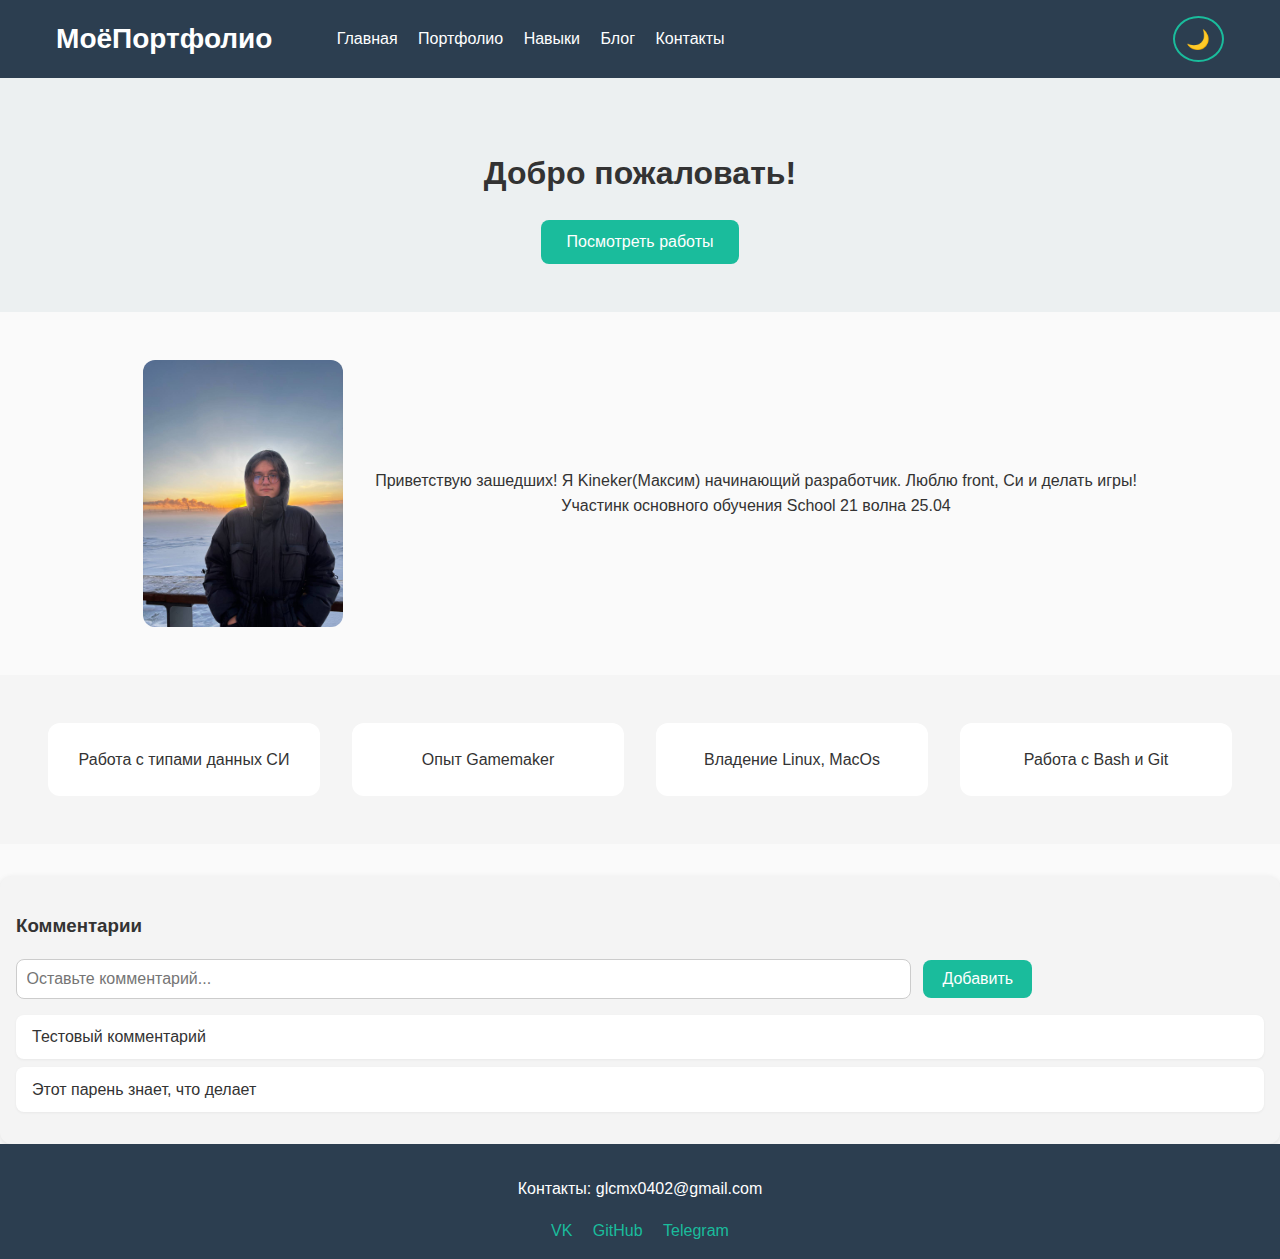
<file: index.html>
<!DOCTYPE html>
<html lang="ru">

<head>
    <meta charset="UTF-8" />
    <meta name="viewport" content="width=device-width, initial-scale=1.0" />
    <title>Главная</title>
    <link rel="stylesheet" href="css/style.css" />
</head>

<body>
    <div class="wrapper">
        <header>
            <div class="logo">МоёПортфолио</div>
            <nav>
                <a href="index.html">Главная</a>
                <a href="Html/portfolio.html">Портфолио</a>
                <a href="Html/skills.html">Навыки</a>
                <a href="Html/blog.html">Блог</a>
                <a href="Html/contacts.html">Контакты</a>
            </nav>
            <button id="theme-toggle"></button>
        </header>
        <main>
            <div class="welcome">
                <h1>Добро пожаловать!</h1>
                <button onclick="location.href='Html/portfolio.html'">Посмотреть работы</button>
            </div>

            <div class="about">
                <img src="images/my_photo.jpg" alt="Фото" />
                <p>Приветствую зашедших! Я Kineker(Максим) начинающий разработчик. Люблю front, Си и делать игры!<br>
                    Участинк основного обучения School 21 волна 25.04</p>
            </div>
            <div class="advantages">
                <div class="card">
                    <span>Работа с типами данных СИ</span>
                    <button class="hide-btn">Скрыть</button>
                </div>
                <div class="card">
                    <span>Опыт Gamemaker</span>
                    <button class="hide-btn">Скрыть</button>
                </div>
                <div class="card">
                    <span>Владение Linux, MacOs</span>
                    <button class="hide-btn">Скрыть</button>
                </div>
                <div class="card">
                    <span>Работа с Bash и Git</span>
                    <button class="hide-btn">Скрыть</button>
                </div>
            </div>
            <div class="comments-section">
                <h3>Комментарии</h3>
                <input type="text" id="comment-input" placeholder="Оставьте комментарий..." />
                <button id="add-comment">Добавить</button>
                <ul id="comment-list">
                    <li>Тестовый комментарий</li>
                    <li>Этот парень знает, что делает</li>
                </ul>
            </div>



        </main>

        <footer>
            <p>Контакты: glcmx0402@gmail.com</p>
            <div class="socials">
                <a href="1">VK</a>
                <a href="2">GitHub</a>
                <a href="3">Telegram</a>
            </div>
        </footer>
    </div>
</body>
<script src="js/script.js"></script>

</html>
</file>
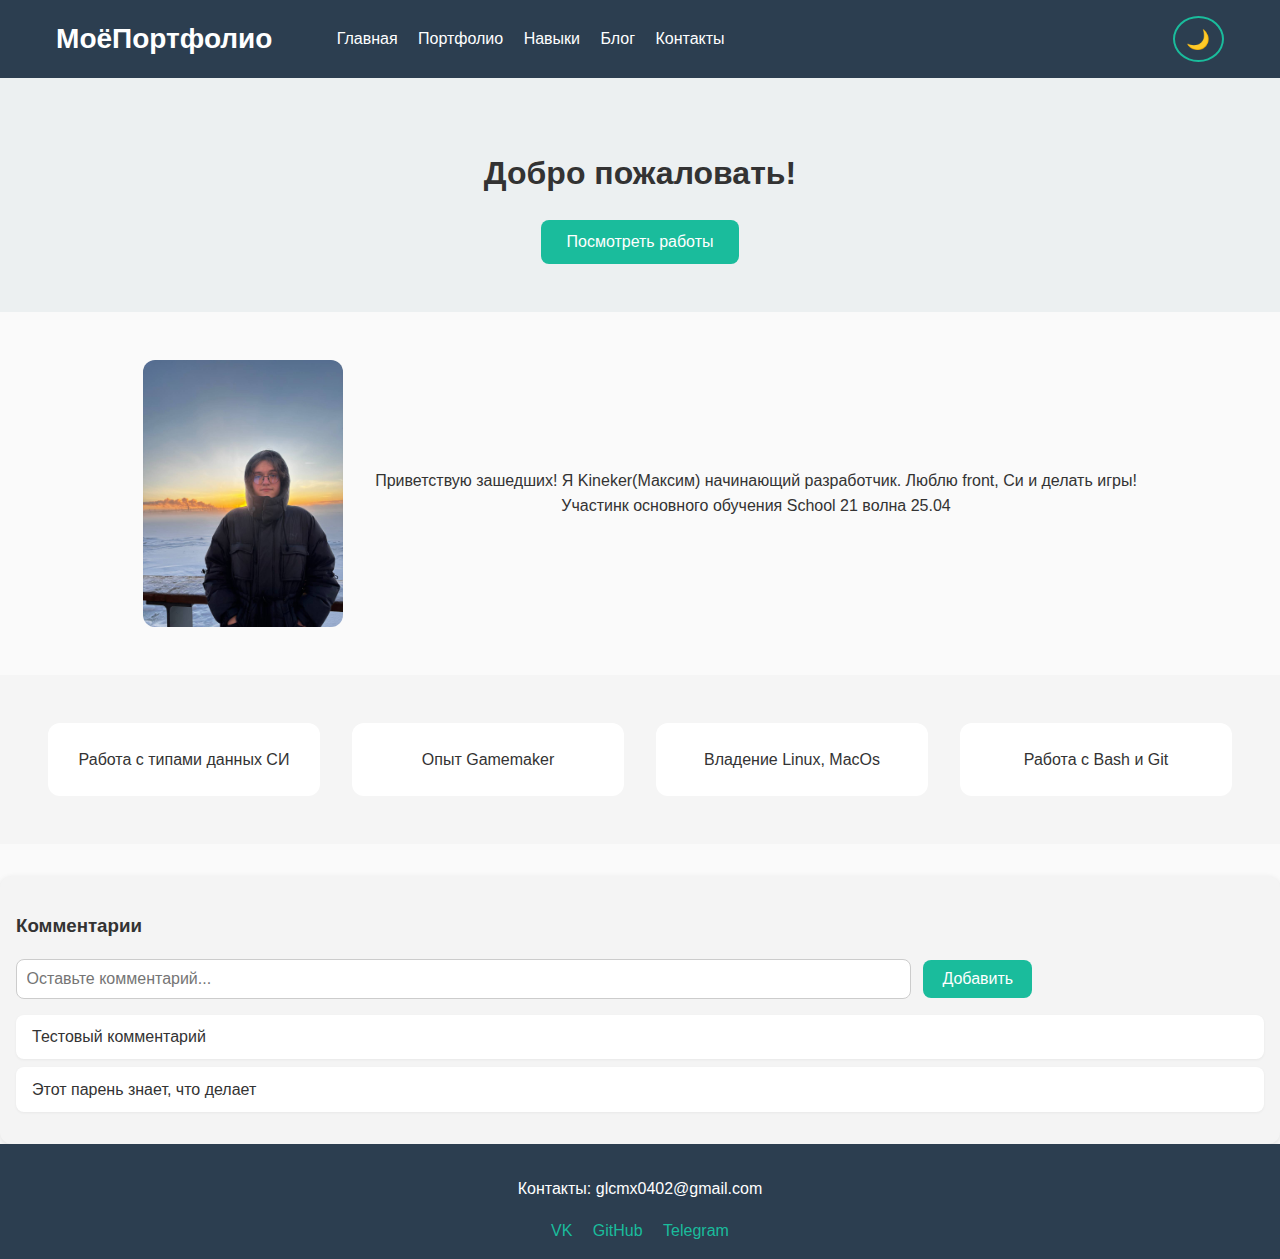
<file: Html/index.html>
<!DOCTYPE html>
<html lang="ru">

<head>
    <meta charset="UTF-8" />
    <meta name="viewport" content="width=device-width, initial-scale=1.0" />
    <title>Главная</title>
    <link rel="stylesheet" href="../css/style.css" />
</head>

<body>
    <div class="wrapper">
        <header>
            <div class="logo">МоёПортфолио</div>
            <nav>
                <a href="index.html">Главная</a>
                <a href="portfolio.html">Портфолио</a>
                <a href="skills.html">Навыки</a>
                <a href="blog.html">Блог</a>
                <a href="contacts.html">Контакты</a>
            </nav>
            <button id="theme-toggle"></button>
        </header>
        <main>
            <div class="welcome">
                <h1>Добро пожаловать!</h1>
                <button onclick="location.href='portfolio.html'">Посмотреть работы</button>
            </div>

            <div class="about">
                <img src="../images/my_photo.jpg" alt="Фото" />
                <p>Приветствую зашедших! Я Kineker(Максим) начинающий разработчик. Люблю front, Си и делать игры!<br>
                    Участинк основного обучения School 21 волна 25.04</p>
            </div>
            <div class="advantages">
                <div class="card">
                    <span>Работа с типами данных СИ</span>
                    <button class="hide-btn">Скрыть</button>
                </div>
                <div class="card">
                    <span>Опыт Gamemaker</span>
                    <button class="hide-btn">Скрыть</button>
                </div>
                <div class="card">
                    <span>Владение Linux, MacOs</span>
                    <button class="hide-btn">Скрыть</button>
                </div>
                <div class="card">
                    <span>Работа с Bash и Git</span>
                    <button class="hide-btn">Скрыть</button>
                </div>
            </div>
            <div class="comments-section">
                <h3>Комментарии</h3>
                <input type="text" id="comment-input" placeholder="Оставьте комментарий..." />
                <button id="add-comment">Добавить</button>
                <ul id="comment-list">
                    <li>Тестовый комментарий</li>
                    <li>Этот парень знает, что делает</li>
                </ul>
            </div>



        </main>

        <footer>
            <p>Контакты: glcmx0402@gmail.com</p>
            <div class="socials">
                <a href="1">VK</a>
                <a href="2">GitHub</a>
                <a href="3">Telegram</a>
            </div>
        </footer>
    </div>
</body>
<script src="../js/script.js"></script>

</html>
</file>
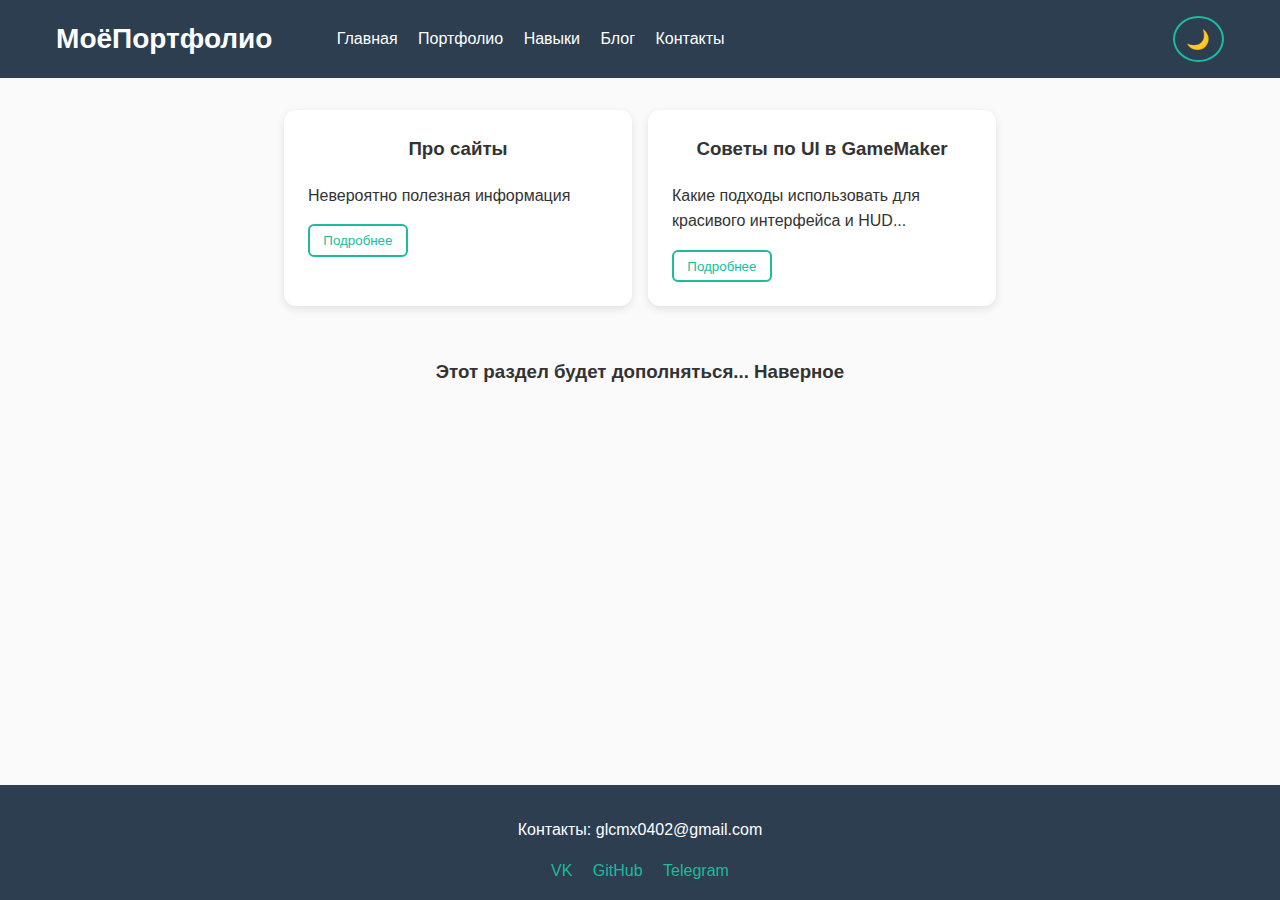
<file: Html/blog.html>
<!DOCTYPE html>
<html lang="ru">

<head>
    <meta charset="UTF-8" />
    <meta name="viewport" content="width=device-width, initial-scale=1.0" />
    <title>Блог</title>
    <link rel="stylesheet" href="../css/style.css" />
</head>

<body>
    <div class="wrapper">
        <header>
            <div class="logo">МоёПортфолио</div>
            <nav>
                <a href="../index.html">Главная</a>
                <a href="portfolio.html">Портфолио</a>
                <a href="skills.html">Навыки</a>
                <a href="blog.html">Блог</a>
                <a href="contacts.html">Контакты</a>
            </nav>
            <button id="theme-toggle"></button>
        </header>
        <main class="blog">
            <div class="wrapperBlog">
                <div class="article">
                    <h3>Про сайты</h3>
                    <p class="excerpt">Невероятно полезная информация</p>
                    <button class="toggle-article">Подробнее</button>
                    <p class="full-text hidden">
                        Это моя статья про сайт. Она не несет в себе никакого логического смысла, ведь это просто
                        заглушка для тз. Сайты это классно, сайты это тема...
                    </p>
                </div>

                <div class="article">
                    <h3>Советы по UI в GameMaker</h3>
                    <p class="excerpt">Какие подходы использовать для красивого интерфейса и HUD...</p>
                    <button class="toggle-article">Подробнее</button>
                    <p class="full-text hidden">
                        В статье я делюсь трюками для создания адаптивных интерфейсов: привязка к углам экрана, размеры
                        от
                        ширины окна, скругления...
                    </p>
                </div>
            </div>
            <h3>Этот раздел будет дополняться... Наверное</h3>
        </main>
        <footer>
            <p>Контакты: glcmx0402@gmail.com</p>
            <div class="socials">
                <a href="1">VK</a>
                <a href="2">GitHub</a>
                <a href="3">Telegram</a>
            </div>
        </footer>
    </div>
</body>
<script src="../js/script.js"></script>

</html>
</file>
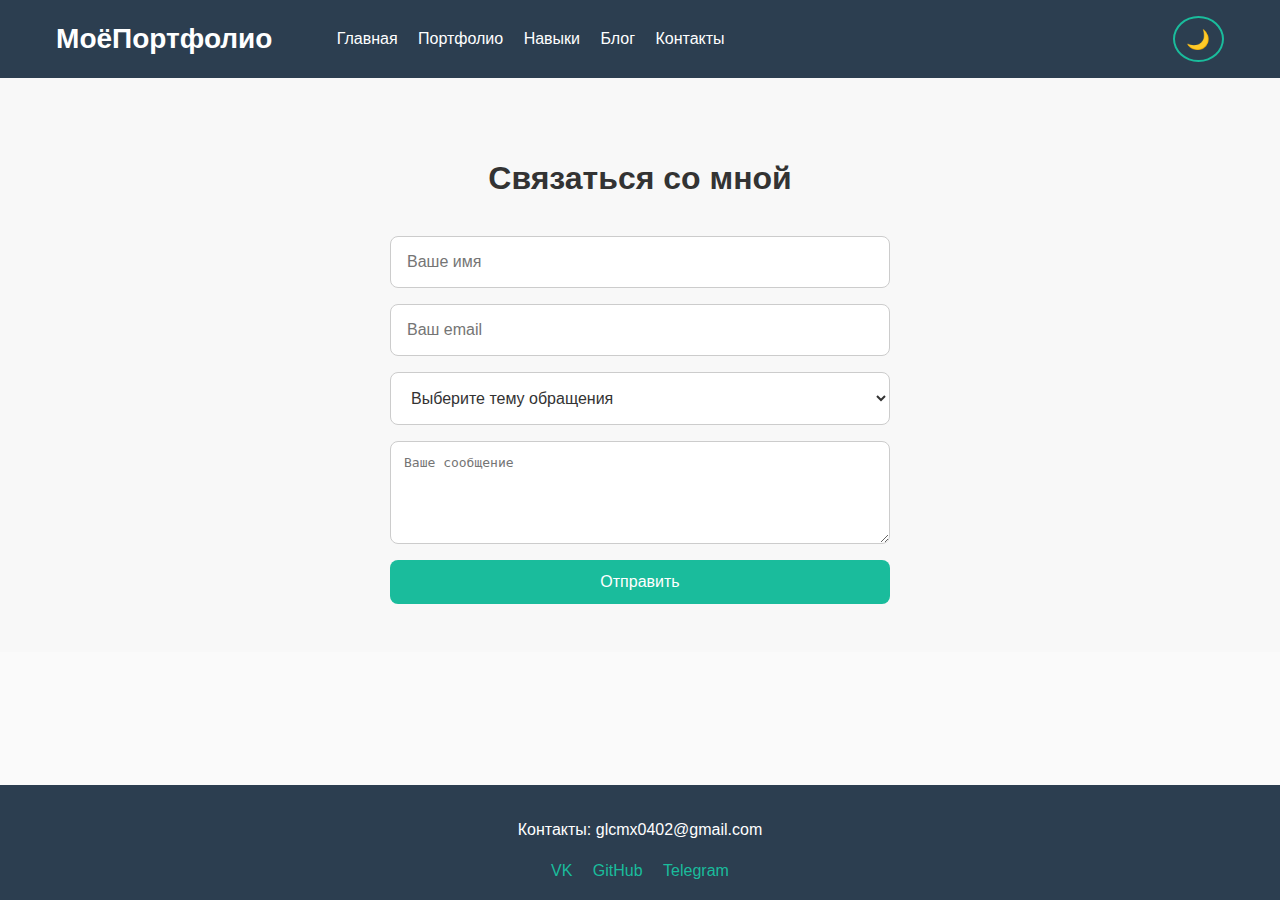
<file: Html/contacts.html>
<!DOCTYPE html>
<html lang="ru">

<head>
    <meta charset="UTF-8" />
    <meta name="viewport" content="width=device-width, initial-scale=1.0" />
    <title>Контакты</title>
    <link rel="stylesheet" href="../css/style.css" />
</head>

<body>
    <div class="wrapper">
        <header>
            <div class="logo">МоёПортфолио</div>
            <nav>
                <a href="index.html">Главная</a>
                <a href="portfolio.html">Портфолио</a>
                <a href="skills.html">Навыки</a>
                <a href="blog.html">Блог</a>
                <a href="contacts.html">Контакты</a>
            </nav>
            <button id="theme-toggle"></button>
        </header>
        <main>
            <section class="contact" id="contact">
                <h2>Связаться со мной</h2>
                <form class="contact-form">
                    <input type="text" name="name" placeholder="Ваше имя" required pattern="^[А-Яа-яЁёA-Za-z\s\-]{2,}$"
                        title="Имя должно содержать только буквы и быть не короче 2 символов">
                    <input type="email" placeholder="Ваш email" required>
                    <select required>
                        <option value="" disabled selected>Выберите тему обращения</option>
                        <option>Хочу сотрудничать</option>
                        <option>Нашёл проблему на сайте</option>
                        <option>Есть вопрос или предложение</option>
                        <option>Другое</option>
                    </select>

                    <textarea rows="5" placeholder="Ваше сообщение" required minlength="10" maxlength="1000"></textarea>
                    <button type="submit">Отправить</button>
                </form>
            </section>
        </main>

        <footer>
            <p>Контакты: glcmx0402@gmail.com</p>
            <div class="socials">
                <a href="1">VK</a>
                <a href="2">GitHub</a>
                <a href="3">Telegram</a>
            </div>
        </footer>
    </div>
</body>
<script src="../js/script.js"></script>

</html>
</file>
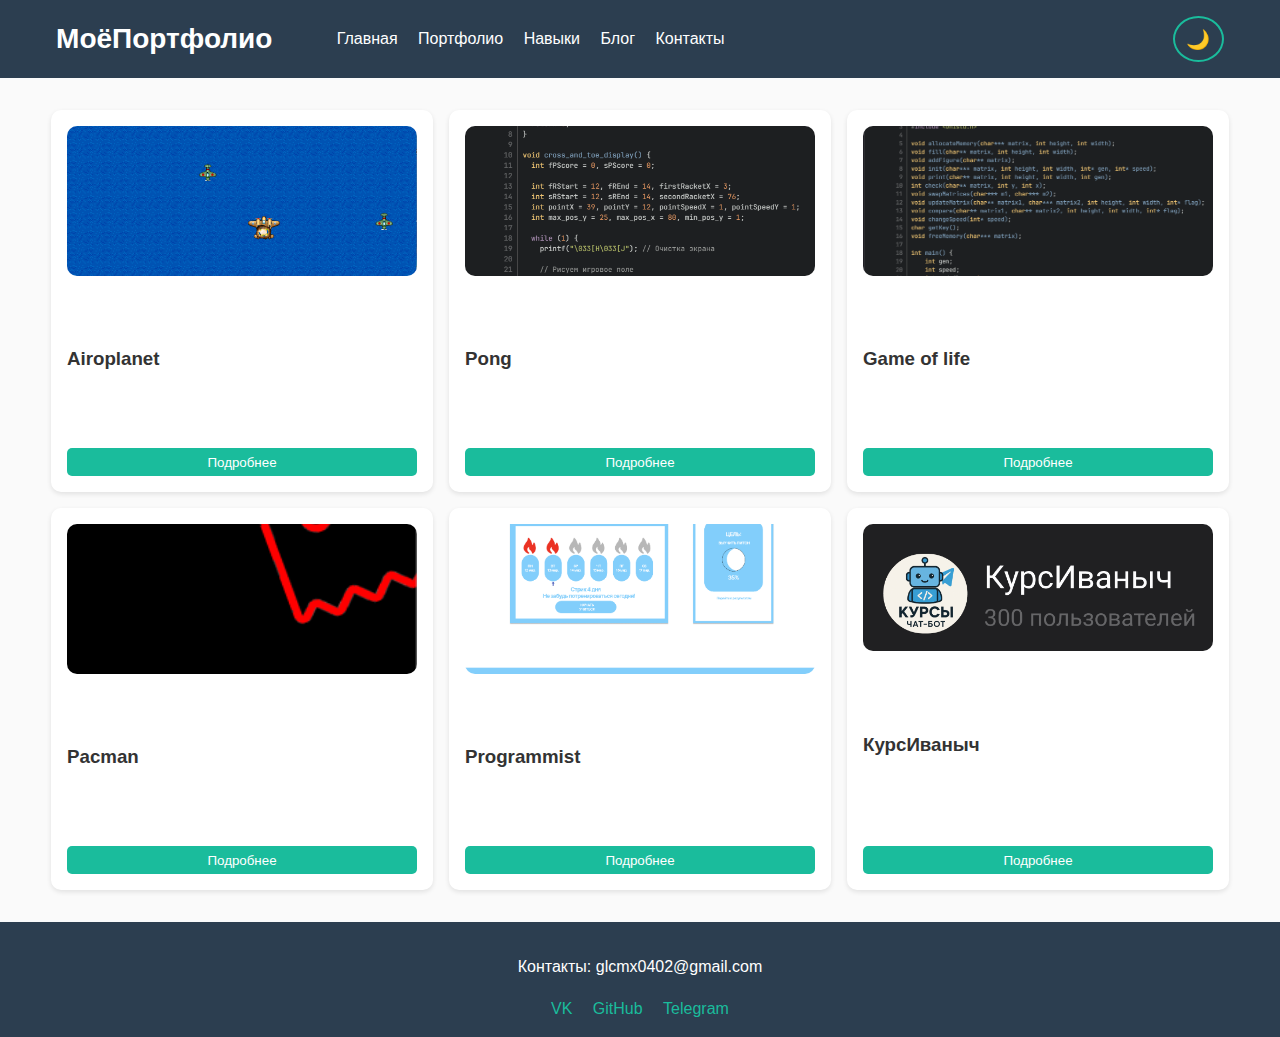
<file: Html/portfolio.html>
<!DOCTYPE html>
<html lang="ru">

<head>
    <meta charset="UTF-8" />
    <meta name="viewport" content="width=device-width, initial-scale=1.0" />
    <title>Портфолио</title>
    <link rel="stylesheet" href="../css/style.css" />
</head>

<body>
    <div class="wrapper">
        <header>
            <div class="logo">МоёПортфолио</div>
            <nav>
                <a href="../index.html">Главная</a>
                <a href="portfolio.html">Портфолио</a>
                <a href="skills.html">Навыки</a>
                <a href="blog.html">Блог</a>
                <a href="contacts.html">Контакты</a>
            </nav>
            <button id="theme-toggle"></button>
        </header>
        <main class="gallery">
            <div class="project">
                <img src="../images/airoplanet.png" alt="Проект 1">
                <h3>Airoplanet</h3>
                <button class="toggle-details">Подробнее</button>
                <p class="project-details hidden">Проект разработанный в рамках учебной практики в НГУЭУ. Демо игра
                    скроллер, где игрок в виде самолетика встречается с врагами.<br>Ps: Думаю есть шанс на полноценный
                    проект в будущем </p>
            </div>

            <div class="project">
                <img src="../images/pong.png" alt="Проект 2">
                <h3>Pong</h3>
                <button class="toggle-details">Подробнее</button>
                <p class="project-details hidden">Проект Pong разработанный в рамках первой групповой работы на бассейне
                    School 21 реализует простую пошаговую игру для двоих игроков</p>
            </div>
            <div class="project">
                <img src="../images/gameOfLife.png" alt="Проект 3">
                <h3>Game of life</h3>
                <button class="toggle-details">Подробнее</button>
                <p class="project-details hidden">Проект Game of life разработанный в рамках второй групповой работы на
                    бассейне School 21 реализует более сложную игру симулятор жизни</p>
            </div>
            <div class="project">
                <img src="../images/pacman.png" alt="Проект 4">
                <h3>Pacman</h3>
                <button class="toggle-details">Подробнее</button>
                <p class="project-details hidden">Так же делал дизайн игры, стилизованной под всеми известного пакмана,
                    для изучения программирования</p>
            </div>
            <div class="project">
                <img src="../images/Programmist.png" alt="Проект 5">
                <h3>Programmist</h3>
                <button class="toggle-details">Подробнее</button>
                <p class="project-details hidden">Еще один дизайн проекта для изучения программирования</p>
            </div>
            <div class="project">
                <img src="../images/Kursivanich.png" alt="Проект 6">
                <h3>КурсИваныч</h3>
                <button class="toggle-details">Подробнее</button>
                <p class="project-details hidden">Дизайн телеграмм-бота для приобритения различного рода навыков</p>
            </div>
        </main>

        <footer>
            <p>Контакты: glcmx0402@gmail.com</p>
            <div class="socials">
                <a href="#">VK</a>
                <a href="#">GitHub</a>
                <a href="#">Telegram</a>
            </div>
        </footer>
    </div>
</body>
<script src="../js/script.js"></script>

</html>
</file>
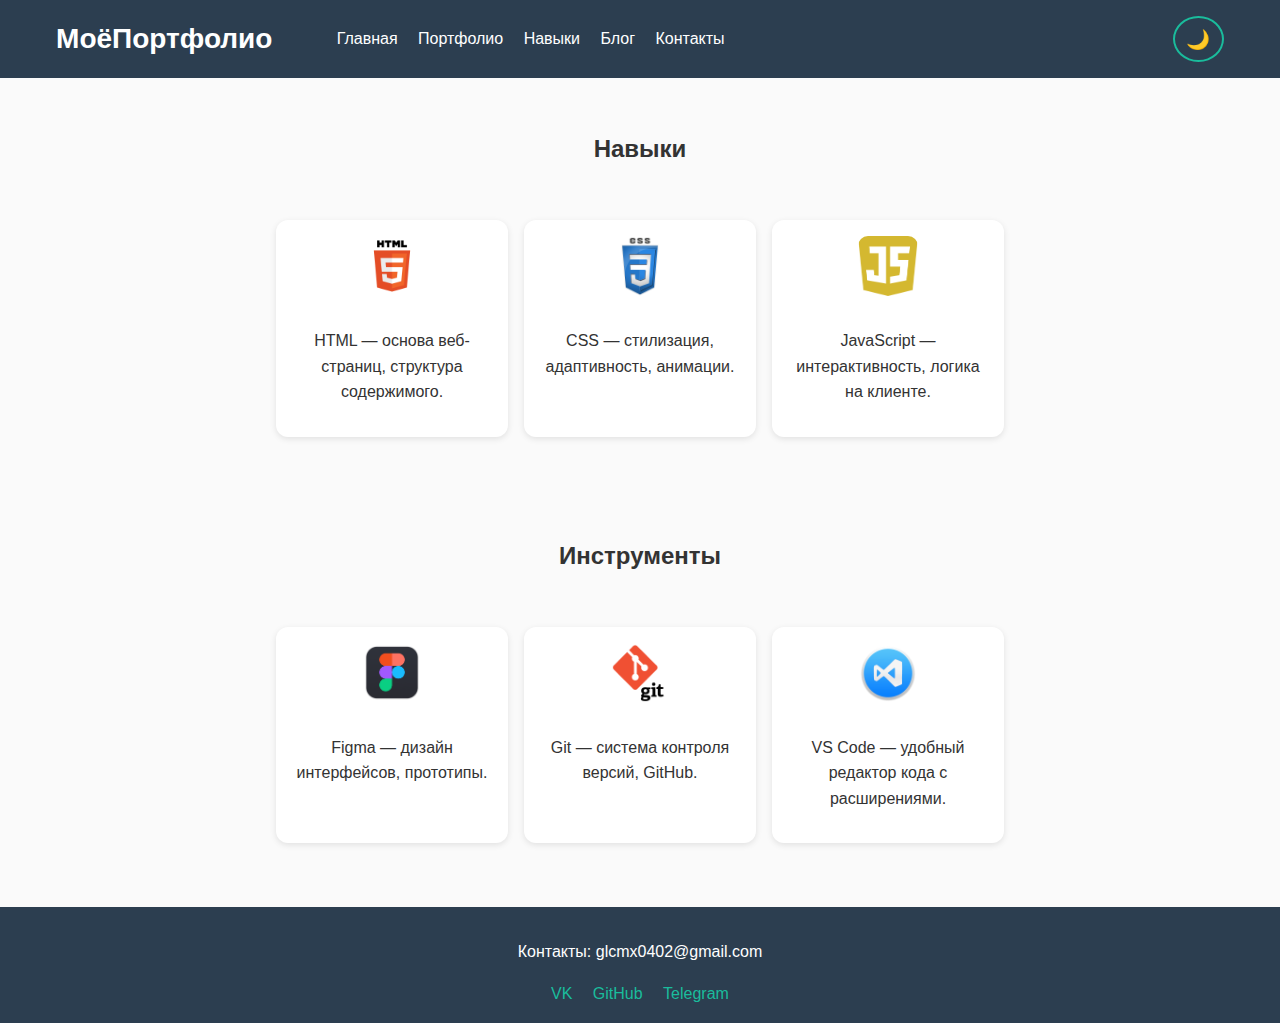
<file: Html/skills.html>
<!DOCTYPE html>
<html lang="ru">

<head>
    <meta charset="UTF-8" />
    <meta name="viewport" content="width=device-width, initial-scale=1.0" />
    <title>Скиллы</title>
    <link rel="stylesheet" href="../css/style.css" />
</head>

<body>
    <div class="wrapper">
        <header>
            <div class="logo">МоёПортфолио</div>
            <nav>
                <a href="index.html">Главная</a>
                <a href="portfolio.html">Портфолио</a>
                <a href="skills.html">Навыки</a>
                <a href="blog.html">Блог</a>
                <a href="contacts.html">Контакты</a>
            </nav>
            <button id="theme-toggle"></button>
        </header>
        <main class="skills-page">
            <div class="skillsWrapper">
                <h2>Навыки</h2>
                <section class="skills">
                    <div class="skill-card">
                        <img src="../images/html.png" alt="HTML">
                        <p>HTML — основа веб-страниц, структура содержимого.</p>
                    </div>
                    <div class="skill-card">
                        <img src="../images/css.png" alt="CSS">
                        <p>CSS — стилизация, адаптивность, анимации.</p>
                    </div>
                    <div class="skill-card">
                        <img src="../images/js.png" alt="JavaScript">
                        <p>JavaScript — интерактивность, логика на клиенте.</p>
                    </div>
                </section>
            </div>
            <div class="skillsWrapper">
                <h2>Инструменты</h2>
                <section class="tools">
                    <div class="tool-card">
                        <img src="../images/Figma.png" alt="Figma">
                        <p>Figma — дизайн интерфейсов, прототипы.</p>
                    </div>
                    <div class="tool-card">
                        <img src="../images/Git.png" alt="Git">
                        <p>Git — система контроля версий, GitHub.</p>
                    </div>
                    <div class="tool-card">
                        <img src="../images/Vscode.png" alt="VS Code">
                        <p>VS Code — удобный редактор кода с расширениями.</p>
                    </div>
                </section>
            </div>
        </main>

        <footer>
            <p>Контакты: glcmx0402@gmail.com</p>
            <div class="socials">
                <a href="1">VK</a>
                <a href="2">GitHub</a>
                <a href="3">Telegram</a>
            </div>
        </footer>
    </div>
</body>
<script src="../js/script.js"></script>

</html>
</file>
<file: css/style.css>
body {
  margin: 0;
  font-family: 'Segoe UI', sans-serif;
  background-color: #fafafa;
  color: #333;
  line-height: 1.6;
}

.wrapper {
  display: flex;
  flex-direction: column;
  min-height: 100vh;
}

.portfolioWrapper {
  display: flex;
  flex-direction: column;
  align-items: center;
}


img {
  max-width: 100%;
  height: auto;
  border-radius: 10px;
}

header {
  background: #2c3e50;
  color: white;
  display: flex;
  justify-content: space-around;
  align-items: center;
  padding: 1em 2em;
  flex-wrap: wrap;
}

#theme-toggle {
  background-color: transparent;
  border: 2px solid #1abc9c;
  border-radius: 50%;
  padding: 0.5em 0.6em;
  font-size: 1.2em;
  cursor: pointer;
  transition: background-color 0.3s ease, transform 0.3s ease;
  color: #1abc9c;
}

#theme-toggle:hover {
  background-color: #1abc9c;
  color: white;
  transform: scale(1.1);
}

body.dark #theme-toggle {
  border-color: #f39c12;
  color: #f39c12;
}

body.dark #theme-toggle:hover {
  background-color: #f39c12;
  color: black;
}


.logo {
  font-size: 1.75em;
  font-weight: bold;
}

nav {
  margin-right: 400px;
}

nav a {
  color: white;
  text-decoration: none;
  margin-left: 1em;
  transition: color 0.3s ease;
}

nav a:hover {
  color: #1abc9c;
}

main {
  flex: 1;
}

.welcome {
  padding: 3em 2em;
  text-align: center;
  background: #ecf0f1;
}

.welcome button {
  padding: 0.8em 1.6em;
  background-color: #1abc9c;
  border: none;
  border-radius: 8px;
  color: white;
  font-size: 1em;
  cursor: pointer;
  transition: transform 0.3s ease, background 0.3s ease;
}

.welcome button:hover {
  transform: scale(1.05);
  background-color: #16a085;
}

.about {
  display: flex;
  align-items: center;
  justify-content: center;
  gap: 2em;
  padding: 3em 2em;
  flex-wrap: wrap;
  text-align: center;
}

.about img {
  width: 200px;
  border-radius: 12px;
  transition: transform 0.4s ease, box-shadow 0.6s ease;
}

.about img:hover {
  transform: scale(2.1);
  box-shadow: 0 0 20px rgba(0, 0, 0, 0.2);
}

.advantages {
  display: flex;
  justify-content: space-around;
  flex-wrap: wrap;
  padding: 2em;
  background: #f5f5f5;
}

.card {
  flex: 1 1 200px;
  background: white;
  margin: 1em;
  padding: 1.5em;
  border-radius: 12px;
  text-align: center;
  transition: transform 0.3s ease, box-shadow 0.3s ease;
  max-height: 55px;
}

.card:hover {
  transform: translateY(-5px);
  box-shadow: 0 6px 12px rgba(0, 0, 0, 0.1);
}

.gallery {
  display: flex;
  flex-wrap: wrap;
  gap: 1em;
  padding: 2em;
  justify-content: center;
}

.project {
  flex: 1 1 calc(25% - 2em);
  max-width: 350px;
  min-width: 200px;
  height: 350px;
  display: flex;
  flex-direction: column;
  justify-content: space-between;
  background: white;
  padding: 1em;
  border-radius: 10px;
  box-shadow: 0 2px 5px rgba(0, 0, 0, 0.1);
  transition: transform 0.3s ease;
  overflow: hidden;
}

.project img {
  max-height: 150px;
  object-fit: cover;
}

.project p {
  flex-grow: 1;
  overflow-y: auto;
}

.project:hover {
  transform: scale(1.02);
}

.project button {
  margin-top: 0.5em;
  background: #1abc9c;
  color: white;
  border: none;
  padding: 0.5em 1em;
  border-radius: 5px;
  cursor: pointer;
}

.skills-page {
  padding: 2em;
  display: flex;
  flex-direction: column;
  gap: 3em;
}

.skillsWrapper {
  display: flex;
  flex-direction: column;
  align-items: center;
}

.skills,
.tools {
  display: flex;
  flex-wrap: wrap;
  justify-content: center;
  gap: 1.5em;
}

.skill-card,
.tool-card {
  background: white;
  padding: 1em;
  border-radius: 12px;
  width: 200px;
  text-align: center;
  box-shadow: 0 2px 6px rgba(0, 0, 0, 0.1);
  transition: transform 0.3s ease;
}

.skill-card:hover,
.tool-card:hover {
  transform: scale(1.05);
}

.skill-card img,
.tool-card img {
  width: 60px;
  height: 60px;
  margin-bottom: 0.5em;
}

body.dark .skill-card,
body.dark .tool-card {
  background-color: #333;
  color: #f0f0f0;
}


.skills,
.tools {
  padding: 2em;
  display: flex;
  flex-wrap: wrap;
  justify-content: center;
  gap: 1em;
}

.skills img,
.tools img {
  width: 60px;
  height: 60px;
}

.blog h3 {
  display: flex;
  justify-content: center;
}

.wrapperBlog {
  padding: 2em;
  display: flex;
  flex-direction: row;
  flex-wrap: wrap;
  justify-content: center;
  gap: 1em;
}


.article {
  background: white;
  border-radius: 12px;
  padding: 1.5em;
  width: 300px;
  box-shadow: 0 3px 8px rgba(0, 0, 0, 0.1);
  transition: transform 0.3s ease;
}

.article:hover {
  transform: translateY(-5px);
}

.article h3 {
  margin-top: 0;
}

.article .excerpt {
  margin: 1em 0;
}

.article .full-text {
  margin-top: 1em;
}

.article .hidden {
  display: none;
}

.article button {
  background: transparent;
  color: #1abc9c;
  border: 2px solid #1abc9c;
  padding: 0.5em 1em;
  border-radius: 6px;
  cursor: pointer;
  transition: background-color 0.3s ease, transform 0.2s ease;
}

.article button:hover {
  background-color: #1abc9c;
  color: white;
  transform: scale(1.05);
}

.contact {
  padding: 3em 2em;
  text-align: center;
  background: #f8f8f8;
}

.contact h2 {
  margin-bottom: 1em;
  font-size: 2em;
}

.contact-form {
  display: flex;
  flex-direction: column;
  gap: 1em;
  max-width: 500px;
  margin: auto;
}

.contact-form input,
.contact-form textarea {
  padding: 1em;
  border-radius: 8px;
  border: 1px solid #ccc;
  font-size: 1em;
}

.contact-form button {
  background: #1abc9c;
  color: white;
  padding: 0.8em;
  border: none;
  border-radius: 8px;
  cursor: pointer;
  font-size: 1em;
  transition: background-color 0.3s ease, transform 0.2s ease;
}

.contact-form button:hover {
  background-color: #16a085;
  transform: scale(1.05);
}

.contact-links {
  margin-top: 2em;
  display: flex;
  justify-content: center;
  gap: 1.5em;
  flex-wrap: wrap;
}

.contact-form select {
  padding: 1em;
  border-radius: 8px;
  border: 1px solid #ccc;
  font-size: 1em;
  background-color: white;
  color: #333;
  transition: background-color 0.3s ease;
}

.contact-form select:hover {
  background-color: #f0f0f0;
}

.hide-btn {
  position: absolute;
  top: 10px;
  right: 10px;
  opacity: 0;
  pointer-events: none;
  transition: opacity 0.3s ease;
  background-color: #e74c3c;
  color: white;
  border: none;
  padding: 0.3em 0.6em;
  border-radius: 6px;
  font-size: 0.8em;
  cursor: pointer;
}

.card:hover .hide-btn {
  opacity: 1;
  pointer-events: auto;
}

.hide-btn:hover {
  background-color: #c0392b;
  transform: scale(1.05);
}

.comments-section {
  margin-top: 2em;
  padding: 1em;
  background-color: #f4f4f4;
  border-radius: 12px;
  box-shadow: 0 2px 6px rgba(0, 0, 0, 0.1);
}

#comments-section h3 {
  margin-bottom: 0.5em;
  font-size: 1.2em;
}

#comment-list {
  list-style: none;
  padding-left: 0;
  margin-bottom: 1em;
}

#comment-list li {
  background-color: #ffffff;
  margin-bottom: 0.5em;
  padding: 0.6em 1em;
  border-radius: 8px;
  box-shadow: 0 1px 3px rgba(0, 0, 0, 0.05);
}

#comment-input {
  width: 70%;
  padding: 0.6em;
  border: 1px solid #ccc;
  border-radius: 8px;
  margin-right: 0.5em;
  font-size: 1em;
}

#add-comment {
  background-color: #1abc9c;
  color: white;
  border: none;
  padding: 0.6em 1.2em;
  border-radius: 8px;
  cursor: pointer;
  font-size: 1em;
  transition: background-color 0.3s ease, transform 0.2s ease;
}

#add-comment:hover {
  background-color: #16a085;
  transform: scale(1.05);
}



footer {
  background: #2c3e50;
  color: white;
  text-align: center;
  padding: 1em;

}

footer a {
  color: #1abc9c;
  margin: 0 0.5em;
  text-decoration: none;
}


body.light {
  background-color: #fafafa;
  color: #333;
}

body.dark {
  background-color: #1e1e1e;
  color: #f0f0f0;
}

body.dark header,
body.dark footer {
  background-color: #111;
}

body.dark .project,
body.dark .article,
body.dark .welcome,
body.dark .advantages {
  background-color: #2c2c2c;
  color: #f0f0f0;
}

body.dark .comments-section {
  background-color: #2d2d2d;
  color: #f0f0f0;
}

body.dark #comment-list li {
  background-color: #3a3a3a;
  color: #f0f0f0;
}

body.dark #comment-input {
  background-color: #444;
  color: white;
  border-color: #666;
}

body.dark .card {
  background-color: #333;
  color: #f0f0f0;
}

body.dark .contact {
  background-color: #2c2c2c;
  color: #f0f0f0;
}

body.dark .contact-form input,
body.dark .contact-form textarea {
  background-color: #444;
  color: white;
  border: 1px solid #666;
}

body.dark .contact-form select {
  background-color: #444;
  color: white;
  border: 1px solid #666;
}

.hidden {
  display: none;
}

.project-details {
  margin-top: 0.5em;
  font-size: 0.95em;
  transition: opacity 0.3s ease;
}

.hidden {
  display: none;
}

@media (max-width: 768px) {
  header {
    flex-direction: column;
    align-items: flex-start;
  }

  nav {
    margin-top: 1em;
    display: flex;
    flex-direction: column;
    gap: 0.5em;
  }

  .about {
    flex-direction: column;
    text-align: center;
  }

  .advantages,
  .gallery,
  .skills,
  .tools,
  .blog {
    flex-direction: column;
    align-items: center;
  }

  .project,
  .article {
    width: 90%;
  }

  .contact-form {
    width: 90%;
  }

  select,
  input,
  textarea {
    width: 100%;
  }
}
</file>
